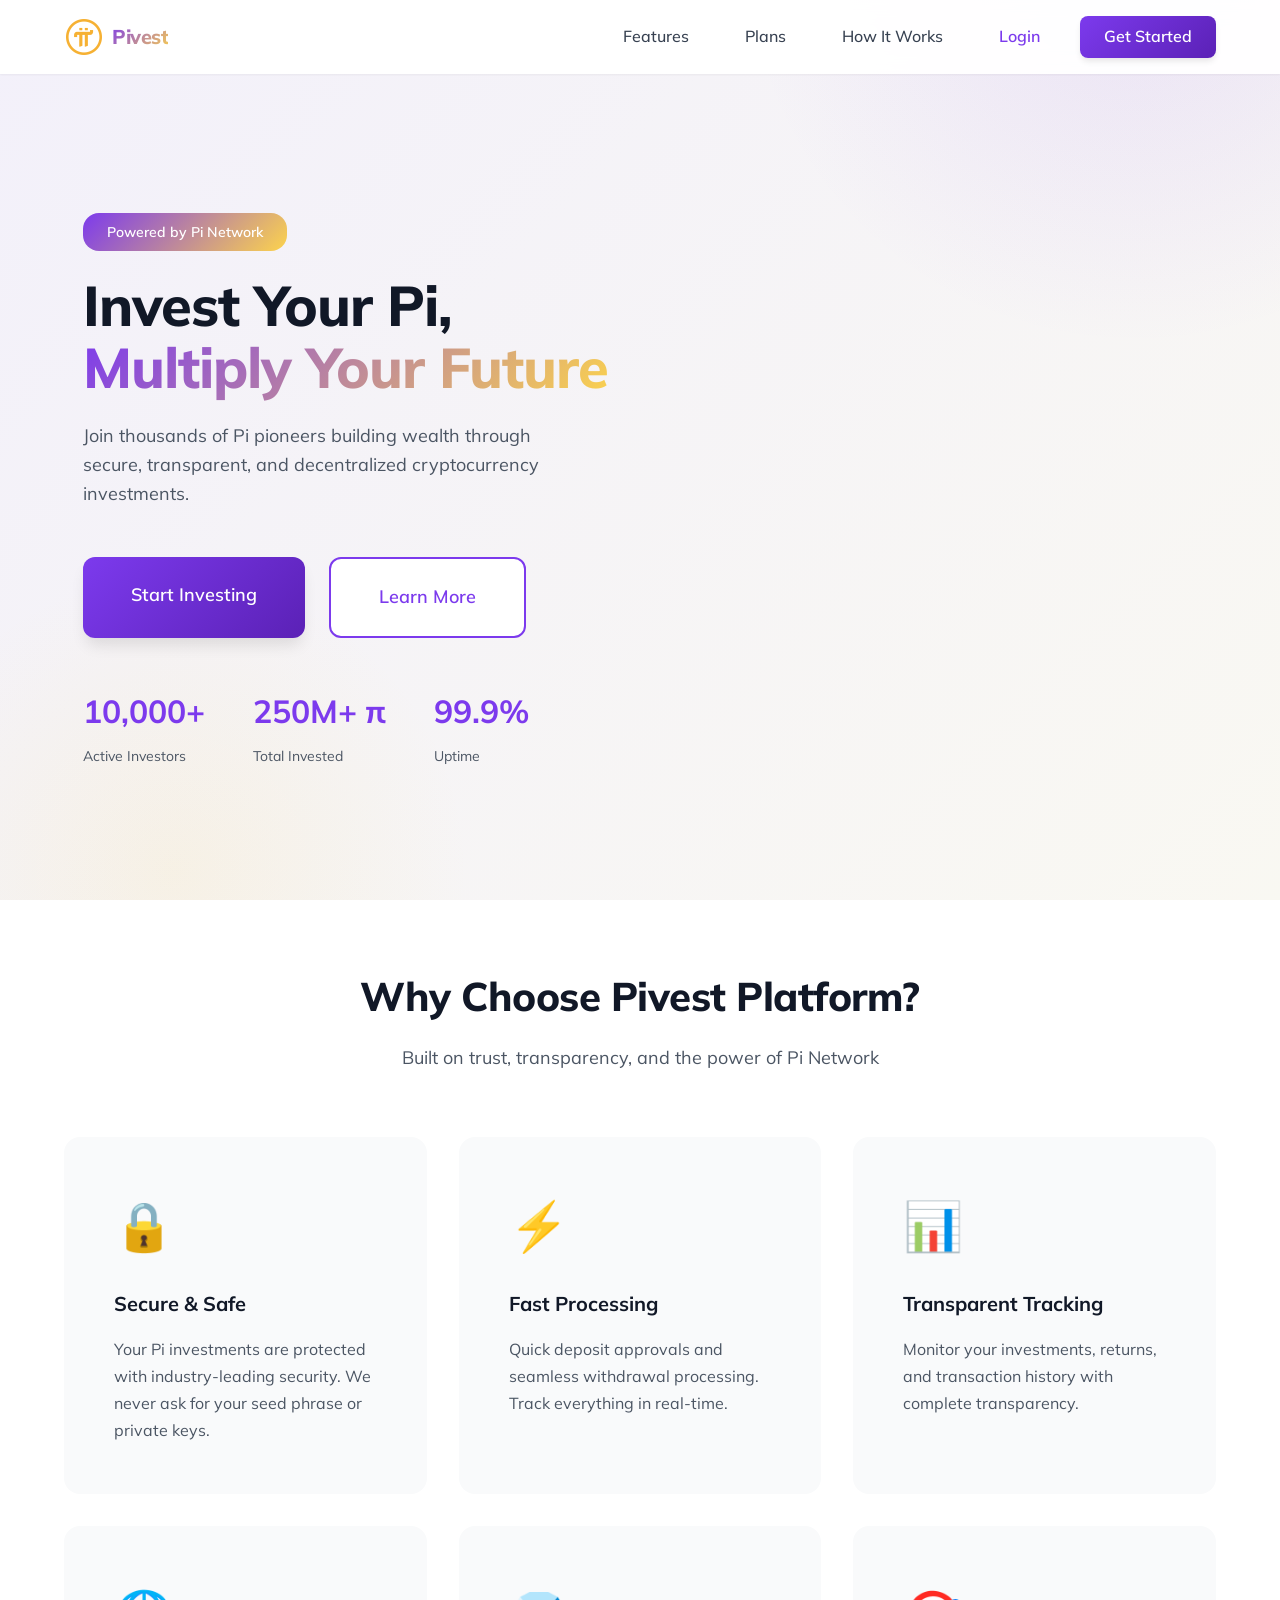
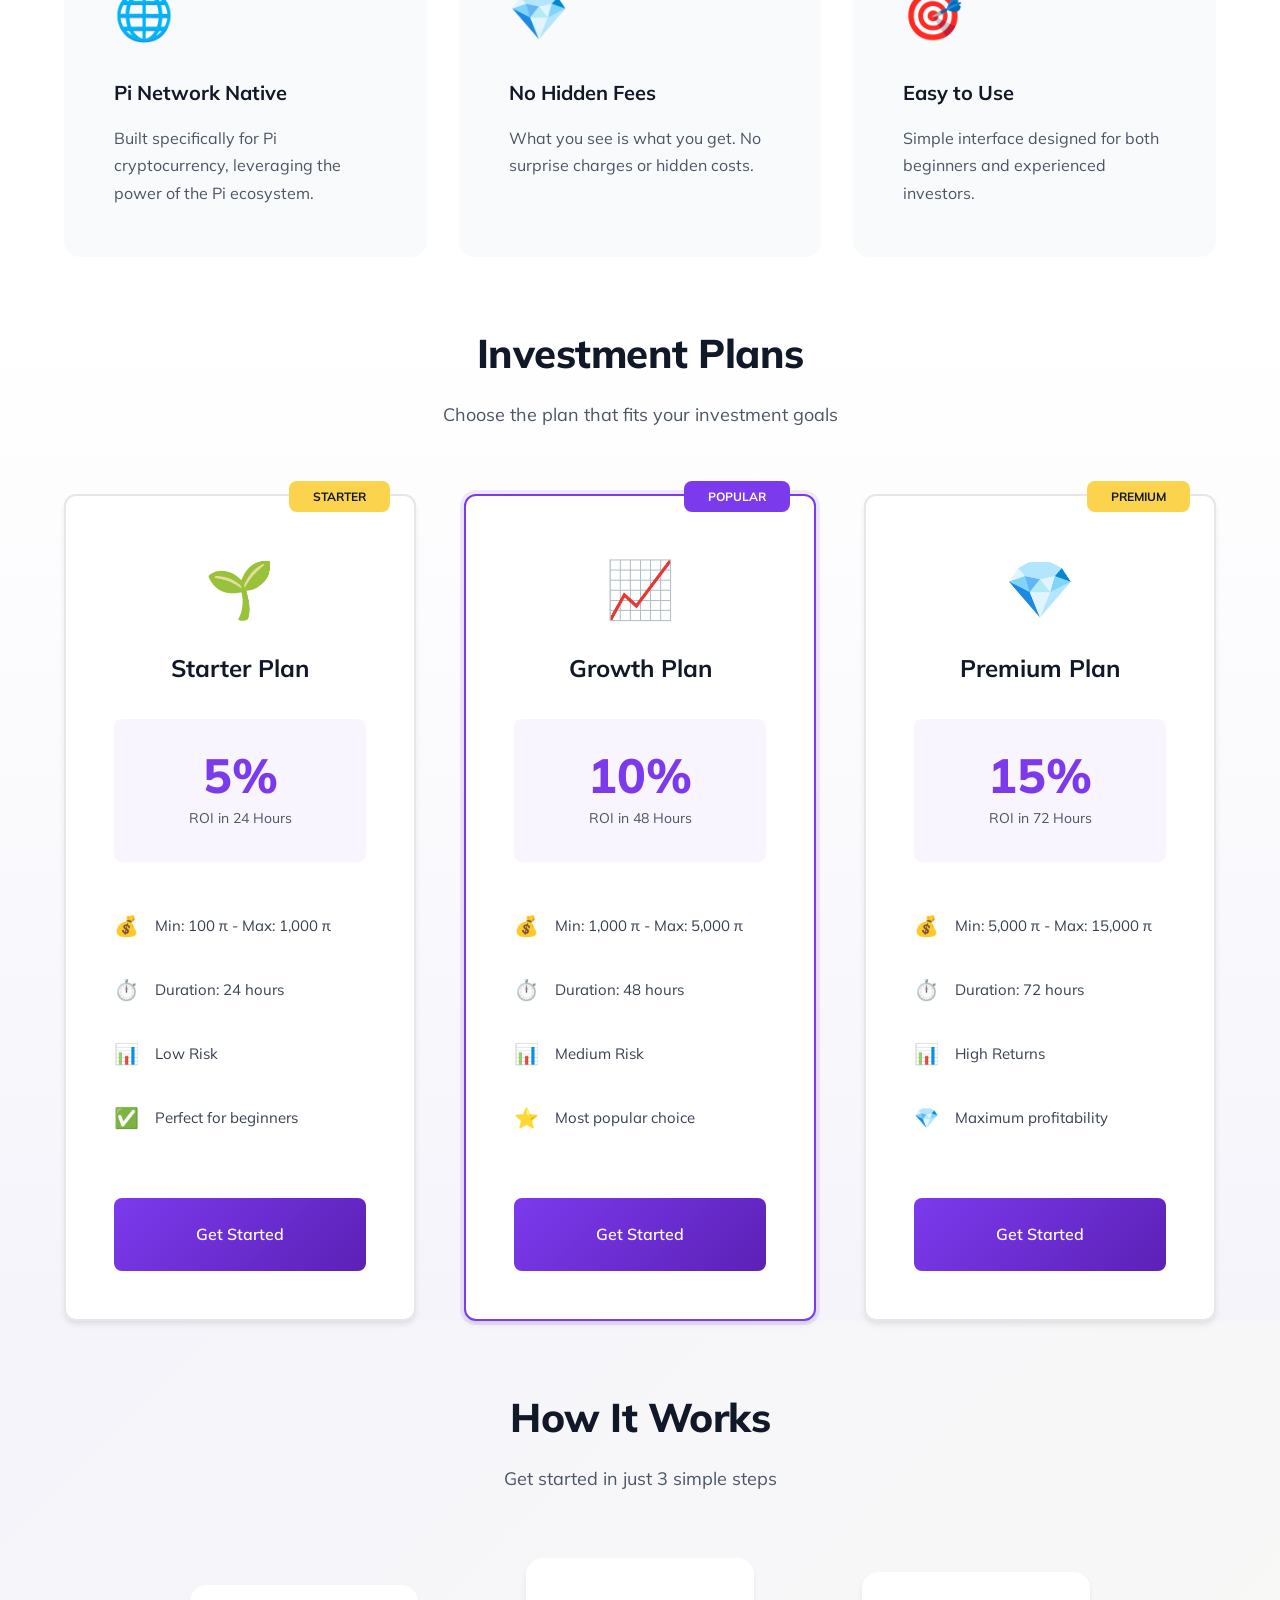
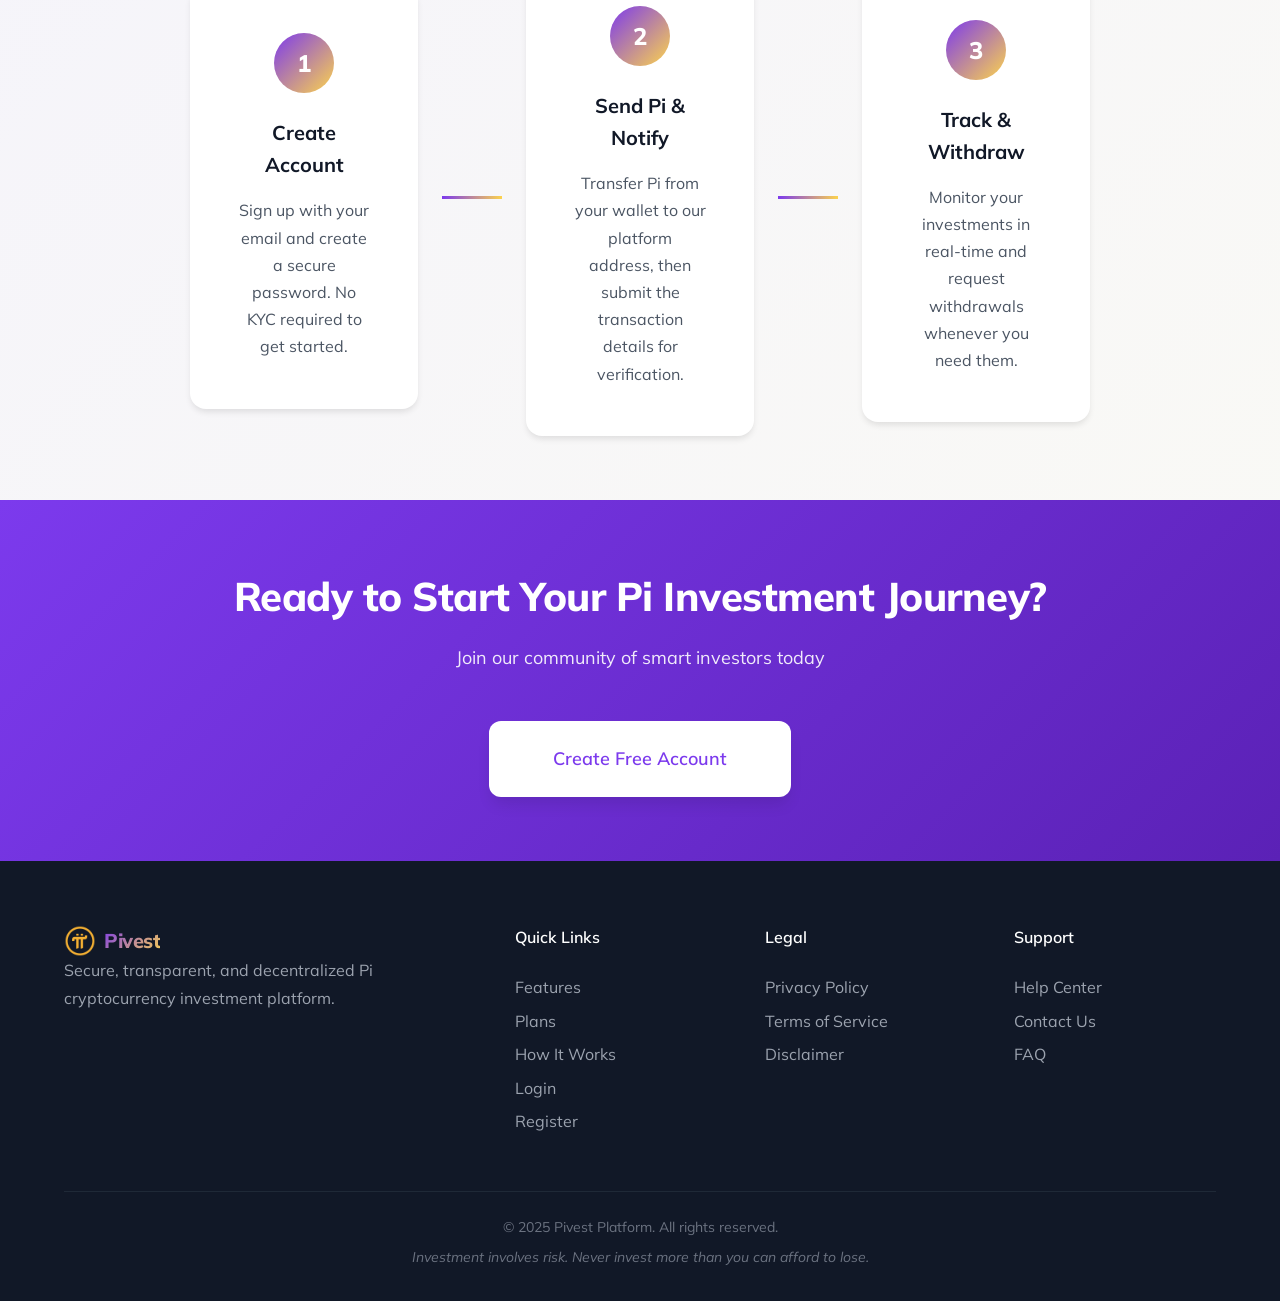
<file: index.html>
<!DOCTYPE html>
<html lang="en">
<head>
    <meta charset="UTF-8">
    <meta name="viewport" content="width=device-width, initial-scale=1.0">
    <title>Pi Investment Platform - Secure Your Future</title>
    <link rel="icon" type="image/png" href="pi.png">
    <link rel="stylesheet" href="styles.css">
    <link rel="preconnect" href="https://fonts.googleapis.com">
    <link rel="preconnect" href="https://fonts.gstatic.com" crossorigin>
    <link href="https://fonts.googleapis.com/css2?family=Orbitron:wght@400;500;700;900&family=Rubik:wght@300;400;500;600&display=swap" rel="stylesheet">
</head>
<body>
    <!-- Navigation -->
    <nav class="nav">
        <div class="container nav-container">
            <div class="logo">
                <img src="pi.png" alt="Pivest" width="40" height="40" style="border-radius: 50%;">
                <span class="logo-text">Pivest</span>
            </div>
            <div class="nav-links" id="navLinks">
                <a href="#features">Features</a>
                <a href="#plans">Plans</a>
                <a href="#how-it-works">How It Works</a>
                <a href="login.html" class="btn-login">Login</a>
                <a href="register.html" class="btn-primary">Get Started</a>
            </div>
            <button class="mobile-menu-btn" id="mobileMenuBtn">
                <span></span>
                <span></span>
                <span></span>
            </button>
        </div>
    </nav>

    <!-- Hero Section -->
    <section class="hero">
        <div class="hero-bg"></div>
        <div class="container hero-container">
            <div class="hero-content">
                <div class="badge">Powered by Pi Network</div>
                <h1 class="hero-title">
                    Invest Your Pi,<br/>
                    <span class="gradient-text">Multiply Your Future</span>
                </h1>
                <p class="hero-subtitle">
                    Join thousands of Pi pioneers building wealth through secure, transparent, 
                    and decentralized cryptocurrency investments.
                </p>
                <div class="hero-cta">
                    <a href="register.html" class="btn-hero-primary">Start Investing</a>
                    <a href="#how-it-works" class="btn-hero-secondary">Learn More</a>
                </div>
                <div class="hero-stats">
                    <div class="stat">
                        <div class="stat-value">10,000+</div>
                        <div class="stat-label">Active Investors</div>
                    </div>
                    <div class="stat">
                        <div class="stat-value">250M+ π</div>
                        <div class="stat-label">Total Invested</div>
                    </div>
                    <div class="stat">
                        <div class="stat-value">99.9%</div>
                        <div class="stat-label">Uptime</div>
                    </div>
                </div>
            </div>
    </section>

    <!-- Features Section -->
    <section id="features" class="features">
        <div class="container">
            <div class="section-header">
                <h2>Why Choose Pivest Platform?</h2>
                <p>Built on trust, transparency, and the power of Pi Network</p>
            </div>
            <div class="features-grid">
                <div class="feature-card">
                    <div class="feature-icon">🔒</div>
                    <h3>Secure & Safe</h3>
                    <p>Your Pi investments are protected with industry-leading security. We never ask for your seed phrase or private keys.</p>
                </div>
                <div class="feature-card">
                    <div class="feature-icon">⚡</div>
                    <h3>Fast Processing</h3>
                    <p>Quick deposit approvals and seamless withdrawal processing. Track everything in real-time.</p>
                </div>
                <div class="feature-card">
                    <div class="feature-icon">📊</div>
                    <h3>Transparent Tracking</h3>
                    <p>Monitor your investments, returns, and transaction history with complete transparency.</p>
                </div>
                <div class="feature-card">
                    <div class="feature-icon">🌐</div>
                    <h3>Pi Network Native</h3>
                    <p>Built specifically for Pi cryptocurrency, leveraging the power of the Pi ecosystem.</p>
                </div>
                <div class="feature-card">
                    <div class="feature-icon">💎</div>
                    <h3>No Hidden Fees</h3>
                    <p>What you see is what you get. No surprise charges or hidden costs.</p>
                </div>
                <div class="feature-card">
                    <div class="feature-icon">🎯</div>
                    <h3>Easy to Use</h3>
                    <p>Simple interface designed for both beginners and experienced investors.</p>
                </div>
            </div>
        </div>
    </section>

    <!-- Investment Plans Section -->
    <section id="plans" class="investment-plans-section">
        <div class="container">
            <div class="section-header">
                <h2>Investment Plans</h2>
                <p>Choose the plan that fits your investment goals</p>
            </div>
            <div class="plans-grid">
                <!-- Starter Plan -->
                <div class="plan-card">
                    <div class="plan-badge">STARTER</div>
                    <div class="plan-header">
                        <div class="plan-icon">🌱</div>
                        <h3>Starter Plan</h3>
                    </div>
                    <div class="plan-returns">
                        <span class="return-rate">5%</span>
                        <span class="return-label">ROI in 24 Hours</span>
                    </div>
                    <div class="plan-details">
                        <div class="detail-item">
                            <span class="detail-icon">💰</span>
                            <span>Min: 100 π - Max: 1,000 π</span>
                        </div>
                        <div class="detail-item">
                            <span class="detail-icon">⏱️</span>
                            <span>Duration: 24 hours</span>
                        </div>
                        <div class="detail-item">
                            <span class="detail-icon">📊</span>
                            <span>Low Risk</span>
                        </div>
                        <div class="detail-item">
                            <span class="detail-icon">✅</span>
                            <span>Perfect for beginners</span>
                        </div>
                    </div>
                    <a href="register.html" class="btn-plan">Get Started</a>
                </div>

                <!-- Growth Plan -->
                <div class="plan-card popular">
                    <div class="plan-badge">POPULAR</div>
                    <div class="plan-header">
                        <div class="plan-icon">📈</div>
                        <h3>Growth Plan</h3>
                    </div>
                    <div class="plan-returns">
                        <span class="return-rate">10%</span>
                        <span class="return-label">ROI in 48 Hours</span>
                    </div>
                    <div class="plan-details">
                        <div class="detail-item">
                            <span class="detail-icon">💰</span>
                            <span>Min: 1,000 π - Max: 5,000 π</span>
                        </div>
                        <div class="detail-item">
                            <span class="detail-icon">⏱️</span>
                            <span>Duration: 48 hours</span>
                        </div>
                        <div class="detail-item">
                            <span class="detail-icon">📊</span>
                            <span>Medium Risk</span>
                        </div>
                        <div class="detail-item">
                            <span class="detail-icon">⭐</span>
                            <span>Most popular choice</span>
                        </div>
                    </div>
                    <a href="register.html" class="btn-plan">Get Started</a>
                </div>

                <!-- Premium Plan -->
                <div class="plan-card">
                    <div class="plan-badge">PREMIUM</div>
                    <div class="plan-header">
                        <div class="plan-icon">💎</div>
                        <h3>Premium Plan</h3>
                    </div>
                    <div class="plan-returns">
                        <span class="return-rate">15%</span>
                        <span class="return-label">ROI in 72 Hours</span>
                    </div>
                    <div class="plan-details">
                        <div class="detail-item">
                            <span class="detail-icon">💰</span>
                            <span>Min: 5,000 π - Max: 15,000 π</span>
                        </div>
                        <div class="detail-item">
                            <span class="detail-icon">⏱️</span>
                            <span>Duration: 72 hours</span>
                        </div>
                        <div class="detail-item">
                            <span class="detail-icon">📊</span>
                            <span>High Returns</span>
                        </div>
                        <div class="detail-item">
                            <span class="detail-icon">💎</span>
                            <span>Maximum profitability</span>
                        </div>
                    </div>
                    <a href="register.html" class="btn-plan">Get Started</a>
                </div>
            </div>
        </div>
    </section>

    <!-- How It Works Section -->
    <section id="how-it-works" class="how-it-works">
        <div class="container">
            <div class="section-header">
                <h2>How It Works</h2>
                <p>Get started in just 3 simple steps</p>
            </div>
            <div class="steps">
                <div class="step">
                    <div class="step-number">1</div>
                    <div class="step-content">
                        <h3>Create Account</h3>
                        <p>Sign up with your email and create a secure password. No KYC required to get started.</p>
                    </div>
                </div>
                <div class="step-connector"></div>
                <div class="step">
                    <div class="step-number">2</div>
                    <div class="step-content">
                        <h3>Send Pi & Notify</h3>
                        <p>Transfer Pi from your wallet to our platform address, then submit the transaction details for verification.</p>
                    </div>
                </div>
                <div class="step-connector"></div>
                <div class="step">
                    <div class="step-number">3</div>
                    <div class="step-content">
                        <h3>Track & Withdraw</h3>
                        <p>Monitor your investments in real-time and request withdrawals whenever you need them.</p>
                    </div>
                </div>
            </div>
        </div>
    </section>

    <!-- CTA Section -->
    <section class="cta-section">
        <div class="container">
            <div class="cta-content">
                <h2>Ready to Start Your Pi Investment Journey?</h2>
                <p>Join our community of smart investors today</p>
                <a href="register.html" class="btn-cta">Create Free Account</a>
            </div>
        </div>
    </section>

    <!-- Footer -->
    <footer class="footer">
        <div class="container">
            <div class="footer-content">
                <div class="footer-section">
                    <div class="logo">
                        <img src="pi.png" alt="Pivest" width="32" height="32" style="border-radius: 50%;">
                        <span class="logo-text">Pivest</span>
                    </div>
                    <p>Secure, transparent, and decentralized Pi cryptocurrency investment platform.</p>
                </div>
                <div class="footer-section">
                    <h4>Quick Links</h4>
                    <a href="#features">Features</a>
                <a href="#plans">Plans</a>
                    <a href="#how-it-works">How It Works</a>
                    <a href="login.html">Login</a>
                    <a href="register.html">Register</a>
                </div>
                <div class="footer-section">
                    <h4>Legal</h4>
                    <a href="#">Privacy Policy</a>
                    <a href="#">Terms of Service</a>
                    <a href="#">Disclaimer</a>
                </div>
                <div class="footer-section">
                    <h4>Support</h4>
                    <a href="#">Help Center</a>
                    <a href="#">Contact Us</a>
                    <a href="#">FAQ</a>
                </div>
            </div>
            <div class="footer-bottom">
                <p>&copy; 2025 Pivest Platform. All rights reserved.</p>
                <p class="disclaimer">Investment involves risk. Never invest more than you can afford to lose.</p>
            </div>
        </div>
    </footer>

    <script src="main.js"></script>
</body>
</html>
</file>
<file: styles.css>
/* ===================================
   GOOGLE FONTS - PI NETWORK TYPOGRAPHY
   =================================== */
@import url('https://fonts.googleapis.com/css2?family=Mulish:wght@300;400;500;600;700;800;900&display=swap');

/* ===================================
   CSS VARIABLES & RESET
   =================================== */
:root {
    /* Pi Network Colors */
    --pi-purple: #7C3AED;
    --pi-purple-dark: #5B21B6;
    --pi-purple-light: #A78BFA;
    --pi-gold: #FCD34D;
    --pi-gold-dark: #F59E0B;
    
    /* Grayscale */
    --white: #FFFFFF;
    --gray-50: #F9FAFB;
    --gray-100: #F3F4F6;
    --gray-200: #E5E7EB;
    --gray-300: #D1D5DB;
    --gray-400: #9CA3AF;
    --gray-500: #6B7280;
    --gray-600: #4B5563;
    --gray-700: #374151;
    --gray-800: #1F2937;
    --gray-900: #111827;
    
    /* Semantic Colors */
    --success: #10B981;
    --error: #EF4444;
    --warning: #F59E0B;
    --info: #3B82F6;
    
    /* Spacing */
    --spacing-xs: 0.5rem;
    --spacing-sm: 1rem;
    --spacing-md: 1.5rem;
    --spacing-lg: 2rem;
    --spacing-xl: 3rem;
    --spacing-2xl: 4rem;
    
    /* Border Radius */
    --radius-sm: 0.375rem;
    --radius-md: 0.5rem;
    --radius-lg: 0.75rem;
    --radius-xl: 1rem;
    --radius-2xl: 1.5rem;
    
    /* Shadows */
    --shadow-sm: 0 1px 2px 0 rgba(0, 0, 0, 0.05);
    --shadow-md: 0 4px 6px -1px rgba(0, 0, 0, 0.1);
    --shadow-lg: 0 10px 15px -3px rgba(0, 0, 0, 0.1);
    --shadow-xl: 0 20px 25px -5px rgba(0, 0, 0, 0.1);
    --shadow-2xl: 0 25px 50px -12px rgba(0, 0, 0, 0.25);
    
    /* Transitions */
    --transition-fast: 200ms cubic-bezier(0.4, 0, 0.2, 1);
    --transition-normal: 350ms cubic-bezier(0.4, 0, 0.2, 1);
    --transition-slow: 500ms cubic-bezier(0.4, 0, 0.2, 1);
}

* {
    margin: 0;
    padding: 0;
    box-sizing: border-box;
}

body {
    font-family: 'Mulish', -apple-system, BlinkMacSystemFont, sans-serif;
    background: var(--gray-50);
    color: var(--gray-900);
    line-height: 1.6;
    overflow-x: hidden;
    -webkit-font-smoothing: antialiased;
    -moz-osx-font-smoothing: grayscale;
}

.container {
    max-width: 1200px;
    margin: 0 auto;
    padding: 0 var(--spacing-md);
}

img {
    max-width: 100%;
    height: auto;
}

a {
    text-decoration: none;
    color: inherit;
}

/* ===================================
   NAVIGATION
   =================================== */
.nav {
    position: fixed;
    top: 0;
    left: 0;
    right: 0;
    background: rgba(255, 255, 255, 0.95);
    backdrop-filter: blur(10px);
    box-shadow: var(--shadow-sm);
    z-index: 1000;
    transition: var(--transition-normal);
}

.nav-container {
    display: flex;
    justify-content: space-between;
    align-items: center;
    padding: var(--spacing-sm) var(--spacing-md);
}

.logo {
    display: flex;
    align-items: center;
    gap: var(--spacing-xs);
}

.logo-text {
    font-family: 'Mulish', sans-serif;
    font-size: 1.25rem;
    font-weight: 800;
    background: linear-gradient(135deg, var(--pi-purple), var(--pi-gold));
    -webkit-background-clip: text;
    -webkit-text-fill-color: transparent;
    background-clip: text;
    letter-spacing: -0.5px;
}

.nav-links {
    display: flex;
    align-items: center;
    gap: var(--spacing-md);
}

.nav-links a {
    font-weight: 500;
    color: var(--gray-700);
    transition: var(--transition-fast);
    padding: var(--spacing-xs) var(--spacing-sm);
    border-radius: var(--radius-md);
}

.nav-links a:hover {
    color: var(--pi-purple);
    background: var(--gray-100);
}

.btn-login {
    color: var(--pi-purple) !important;
    font-weight: 600 !important;
}

.btn-primary {
    background: linear-gradient(135deg, var(--pi-purple), var(--pi-purple-dark));
    color: var(--white) !important;
    padding: var(--spacing-xs) var(--spacing-md) !important;
    border-radius: var(--radius-lg);
    font-weight: 600 !important;
    box-shadow: var(--shadow-md);
    transition: var(--transition-normal);
}

.btn-primary:hover {
    transform: translateY(-2px);
    box-shadow: var(--shadow-lg);
}

.mobile-menu-btn {
    display: none;
    flex-direction: column;
    gap: 4px;
    background: none;
    border: none;
    cursor: pointer;
    padding: var(--spacing-xs);
}

.mobile-menu-btn span {
    width: 24px;
    height: 3px;
    background: var(--gray-700);
    border-radius: 2px;
    transition: var(--transition-fast);
}

/* ===================================
   HERO SECTION
   =================================== */
.hero {
    position: relative;
    min-height: 100vh;
    display: flex;
    align-items: center;
    padding-top: 80px;
    overflow: hidden;
}

.hero-bg {
    position: absolute;
    top: 0;
    left: 0;
    right: 0;
    bottom: 0;
    background: linear-gradient(135deg, 
        rgba(124, 58, 237, 0.05) 0%, 
        rgba(252, 211, 77, 0.05) 100%);
    z-index: -1;
}

.hero-bg::before {
    content: '';
    position: absolute;
    top: -50%;
    right: -20%;
    width: 800px;
    height: 800px;
    background: radial-gradient(circle, rgba(124, 58, 237, 0.1) 0%, transparent 70%);
    border-radius: 50%;
    animation: float 20s ease-in-out infinite;
}

.hero-bg::after {
    content: '';
    position: absolute;
    bottom: -30%;
    left: -10%;
    width: 600px;
    height: 600px;
    background: radial-gradient(circle, rgba(252, 211, 77, 0.1) 0%, transparent 70%);
    border-radius: 50%;
    animation: float 15s ease-in-out infinite reverse;
}

@keyframes float {
    0%, 100% { transform: translate(0, 0); }
    50% { transform: translate(30px, -30px); }
}

.hero-container {
    display: grid;
    grid-template-columns: 1fr 1fr;
    gap: var(--spacing-2xl);
    align-items: center;
}

.hero-content {
    animation: fadeInUp 0.8s ease;
}

@keyframes fadeInUp {
    from {
        opacity: 0;
        transform: translateY(30px);
    }
    to {
        opacity: 1;
        transform: translateY(0);
    }
}

.badge {
    display: inline-block;
    background: linear-gradient(135deg, var(--pi-purple), var(--pi-gold));
    color: var(--white);
    padding: var(--spacing-xs) var(--spacing-md);
    border-radius: var(--radius-xl);
    font-size: 0.875rem;
    font-weight: 600;
    margin-bottom: var(--spacing-md);
    animation: pulse 2s ease-in-out infinite;
}

@keyframes pulse {
    0%, 100% { transform: scale(1); }
    50% { transform: scale(1.05); }
}

.hero-title {
    font-family: 'Mulish', sans-serif;
    font-size: 3.5rem;
    font-weight: 800;
    line-height: 1.1;
    margin-bottom: var(--spacing-md);
    color: var(--gray-900);
    letter-spacing: -1px;
}

.gradient-text {
    background: linear-gradient(135deg, var(--pi-purple), var(--pi-gold));
    -webkit-background-clip: text;
    -webkit-text-fill-color: transparent;
    background-clip: text;
}

.hero-subtitle {
    font-size: 1.125rem;
    color: var(--gray-600);
    margin-bottom: var(--spacing-xl);
    max-width: 500px;
}

.hero-cta {
    display: flex;
    gap: var(--spacing-md);
    margin-bottom: var(--spacing-xl);
}

.btn-hero-primary {
    background: linear-gradient(135deg, var(--pi-purple), var(--pi-purple-dark));
    color: var(--white);
    padding: var(--spacing-md) var(--spacing-xl);
    border-radius: var(--radius-lg);
    font-weight: 600;
    font-size: 1.125rem;
    box-shadow: var(--shadow-lg);
    transition: var(--transition-normal);
    display: inline-block;
}

.btn-hero-primary:hover {
    transform: translateY(-3px);
    box-shadow: var(--shadow-xl);
}

.btn-hero-secondary {
    background: var(--white);
    color: var(--pi-purple);
    padding: var(--spacing-md) var(--spacing-xl);
    border-radius: var(--radius-lg);
    font-weight: 600;
    font-size: 1.125rem;
    border: 2px solid var(--pi-purple);
    transition: var(--transition-normal);
    display: inline-block;
}

.btn-hero-secondary:hover {
    background: var(--pi-purple);
    color: var(--white);
    transform: translateY(-3px);
}

.hero-stats {
    display: flex;
    gap: var(--spacing-xl);
}

.stat {
    text-align: left;
}

.stat-value {
    font-family: 'Mulish', sans-serif;
    font-size: 2rem;
    font-weight: 700;
    color: var(--pi-purple);
}

.stat-label {
    font-size: 0.875rem;
    color: var(--gray-600);
    margin-top: var(--spacing-xs);
}

.hero-visual {
    position: relative;
    height: 500px;
}

.floating-card {
    position: absolute;
    background: var(--white);
    padding: var(--spacing-md) var(--spacing-lg);
    border-radius: var(--radius-xl);
    box-shadow: var(--shadow-xl);
    display: flex;
    align-items: center;
    gap: var(--spacing-sm);
    animation: floatCard 3s ease-in-out infinite;
}

.floating-card.card-1 {
    top: 10%;
    right: 20%;
    animation-delay: 0s;
}

.floating-card.card-2 {
    top: 45%;
    right: 5%;
    animation-delay: 1s;
}

.floating-card.card-3 {
    bottom: 15%;
    right: 30%;
    animation-delay: 2s;
}

@keyframes floatCard {
    0%, 100% { transform: translateY(0); }
    50% { transform: translateY(-20px); }
}

.card-icon {
    font-size: 2rem;
}

.card-text {
    font-weight: 600;
    color: var(--gray-700);
}

/* ===================================
   FEATURES SECTION
   =================================== */
.features {
    padding: var(--spacing-2xl) 0;
    background: var(--white);
}

.section-header {
    text-align: center;
    margin-bottom: var(--spacing-2xl);
}

.section-header h2 {
    font-family: 'Mulish', sans-serif;
    font-size: 2.5rem;
    font-weight: 800;
    color: var(--gray-900);
    margin-bottom: var(--spacing-sm);
    letter-spacing: -0.5px;
}

.section-header p {
    font-size: 1.125rem;
    color: var(--gray-600);
}

.features-grid {
    display: grid;
    grid-template-columns: repeat(3, 1fr);
    gap: var(--spacing-lg);
}

.feature-card {
    background: var(--gray-50);
    padding: var(--spacing-xl);
    border-radius: var(--radius-xl);
    transition: var(--transition-normal);
    border: 2px solid transparent;
}

.feature-card:hover {
    transform: translateY(-5px);
    border-color: var(--pi-purple);
    box-shadow: var(--shadow-lg);
}

.feature-icon {
    font-size: 3rem;
    margin-bottom: var(--spacing-md);
}

.feature-card h3 {
    font-family: 'Mulish', sans-serif;
    font-size: 1.25rem;
    font-weight: 700;
    color: var(--gray-900);
    margin-bottom: var(--spacing-sm);
}

.feature-card p {
    color: var(--gray-600);
    line-height: 1.7;
}

/* ===================================
   HOW IT WORKS SECTION
   =================================== */
.how-it-works {
    padding: var(--spacing-2xl) 0;
    background: linear-gradient(135deg, 
        rgba(124, 58, 237, 0.03) 0%, 
        rgba(252, 211, 77, 0.03) 100%);
}

.steps {
    display: flex;
    align-items: center;
    justify-content: center;
    gap: var(--spacing-md);
    max-width: 900px;
    margin: 0 auto;
}

.step {
    flex: 1;
    background: var(--white);
    padding: var(--spacing-xl);
    border-radius: var(--radius-xl);
    box-shadow: var(--shadow-md);
    text-align: center;
    transition: var(--transition-normal);
}

.step:hover {
    transform: scale(1.05);
    box-shadow: var(--shadow-xl);
}

.step-number {
    width: 60px;
    height: 60px;
    background: linear-gradient(135deg, var(--pi-purple), var(--pi-gold));
    color: var(--white);
    border-radius: 50%;
    display: flex;
    align-items: center;
    justify-content: center;
    font-family: 'Mulish', sans-serif;
    font-size: 1.5rem;
    font-weight: 800;
    margin: 0 auto var(--spacing-md);
}

.step-content h3 {
    font-family: 'Mulish', sans-serif;
    font-size: 1.25rem;
    font-weight: 700;
    color: var(--gray-900);
    margin-bottom: var(--spacing-sm);
}

.step-content p {
    color: var(--gray-600);
    line-height: 1.7;
}

.step-connector {
    width: 60px;
    height: 3px;
    background: linear-gradient(90deg, var(--pi-purple), var(--pi-gold));
    flex-shrink: 0;
}

/* ===================================
   CTA SECTION
   =================================== */
.cta-section {
    padding: var(--spacing-2xl) 0;
    background: linear-gradient(135deg, var(--pi-purple), var(--pi-purple-dark));
    color: var(--white);
}

.cta-content {
    text-align: center;
}

.cta-content h2 {
    font-family: 'Mulish', sans-serif;
    font-size: 2.5rem;
    font-weight: 800;
    margin-bottom: var(--spacing-sm);
    letter-spacing: -0.5px;
}

.cta-content p {
    font-size: 1.125rem;
    margin-bottom: var(--spacing-xl);
    opacity: 0.9;
}

.btn-cta {
    background: var(--white);
    color: var(--pi-purple);
    padding: var(--spacing-md) var(--spacing-2xl);
    border-radius: var(--radius-lg);
    font-weight: 600;
    font-size: 1.125rem;
    display: inline-block;
    transition: var(--transition-normal);
    box-shadow: var(--shadow-lg);
}

.btn-cta:hover {
    transform: translateY(-3px);
    box-shadow: var(--shadow-xl);
}

/* ===================================
   FOOTER
   =================================== */
.footer {
    background: var(--gray-900);
    color: var(--gray-300);
    padding: var(--spacing-2xl) 0 var(--spacing-lg);
}

.footer-content {
    display: grid;
    grid-template-columns: 2fr 1fr 1fr 1fr;
    gap: var(--spacing-xl);
    margin-bottom: var(--spacing-xl);
}

.footer-section h4 {
    color: var(--white);
    font-weight: 600;
    margin-bottom: var(--spacing-md);
}

.footer-section a {
    display: block;
    color: var(--gray-400);
    margin-bottom: var(--spacing-xs);
    transition: var(--transition-fast);
}

.footer-section a:hover {
    color: var(--pi-gold);
}

.footer-section p {
    color: var(--gray-400);
    line-height: 1.7;
}

.footer-bottom {
    border-top: 1px solid var(--gray-800);
    padding-top: var(--spacing-md);
    text-align: center;
}

.footer-bottom p {
    color: var(--gray-500);
    font-size: 0.875rem;
}

.disclaimer {
    margin-top: var(--spacing-xs);
    font-style: italic;
}

/* ===================================
   RESPONSIVE DESIGN
   =================================== */
@media (max-width: 1024px) {
    .hero-title {
        font-size: 2.5rem;
    }
    
    .features-grid {
        grid-template-columns: repeat(2, 1fr);
    }
    
    .footer-content {
        grid-template-columns: 1fr 1fr;
    }
}

@media (max-width: 768px) {
    .nav-links {
        display: none;
        position: absolute;
        top: 100%;
        left: 0;
        right: 0;
        background: var(--white);
        flex-direction: column;
        padding: var(--spacing-md);
        box-shadow: var(--shadow-lg);
    }
    
    .nav-links.active {
        display: flex;
    }
    
    .mobile-menu-btn {
        display: flex;
    }
    
    .hero-container {
        grid-template-columns: 1fr;
    }
    
    .hero-visual {
        display: none;
    }
    
    .hero-title {
        font-size: 2rem;
    }
    
    .hero-cta {
        flex-direction: column;
    }
    
    .hero-stats {
        flex-direction: column;
        gap: var(--spacing-md);
    }
    
    .features-grid {
        grid-template-columns: 1fr;
    }
    
    .steps {
        flex-direction: column;
    }
    
    .step-connector {
        width: 3px;
        height: 40px;
        background: linear-gradient(180deg, var(--pi-purple), var(--pi-gold));
    }
    
    .footer-content {
        grid-template-columns: 1fr;
    }
}
/* Logo Image Styling */
.logo img {
    object-fit: cover;
    display: block;
}

.logo-large img {
    object-fit: cover;
    display: block;
}
/* ===================================
   INVESTMENT PLANS SECTION (Homepage)
   =================================== */
.investment-plans-section {
    padding: var(--spacing-4xl) 0;
    background: linear-gradient(180deg, 
        var(--white) 0%, 
        rgba(124, 58, 237, 0.03) 100%);
}

.investment-plans-section .plans-grid {
    display: grid;
    grid-template-columns: repeat(3, 1fr);
    gap: var(--spacing-xl);
    margin-top: var(--spacing-2xl);
}

.investment-plans-section .plan-card {
    background: var(--white);
    border-radius: var(--radius-lg);
    padding: var(--spacing-xl);
    box-shadow: var(--shadow-md);
    position: relative;
    transition: var(--transition-normal);
    border: 2px solid var(--gray-200);
}

.investment-plans-section .plan-card:hover {
    transform: translateY(-8px);
    box-shadow: var(--shadow-xl);
}

.investment-plans-section .plan-card.popular {
    border-color: var(--pi-purple);
    box-shadow: 0 0 0 4px rgba(124, 58, 237, 0.1), var(--shadow-md);
}

.investment-plans-section .plan-badge {
    position: absolute;
    top: -15px;
    right: var(--spacing-md);
    background: var(--pi-gold);
    color: var(--gray-900);
    padding: 6px var(--spacing-md);
    border-radius: var(--radius-md);
    font-size: 0.75rem;
    font-weight: 700;
    text-transform: uppercase;
}

.investment-plans-section .plan-card.popular .plan-badge {
    background: var(--pi-purple);
    color: var(--white);
}

.investment-plans-section .plan-header {
    text-align: center;
    margin-bottom: var(--spacing-lg);
}

.investment-plans-section .plan-icon {
    font-size: 3.5rem;
    margin-bottom: var(--spacing-sm);
}

.investment-plans-section .plan-header h3 {
    font-family: 'Mulish', sans-serif;
    font-size: 1.5rem;
    font-weight: 700;
    color: var(--gray-900);
    margin-bottom: 0;
}

.investment-plans-section .plan-returns {
    text-align: center;
    padding: var(--spacing-lg);
    background: rgba(124, 58, 237, 0.05);
    border-radius: var(--radius-md);
    margin-bottom: var(--spacing-lg);
}

.investment-plans-section .return-rate {
    display: block;
    font-family: 'Mulish', sans-serif;
    font-size: 3rem;
    font-weight: 800;
    color: var(--pi-purple);
    line-height: 1;
}

.investment-plans-section .return-label {
    display: block;
    color: var(--gray-600);
    font-size: 0.875rem;
    margin-top: var(--spacing-xs);
}

.investment-plans-section .plan-details {
    margin-bottom: var(--spacing-xl);
}

.investment-plans-section .detail-item {
    display: flex;
    align-items: center;
    gap: var(--spacing-sm);
    padding: var(--spacing-sm) 0;
    color: var(--gray-700);
    font-size: 0.9375rem;
}

.investment-plans-section .detail-icon {
    font-size: 1.25rem;
}

.investment-plans-section .btn-plan {
    display: block;
    width: 100%;
    padding: var(--spacing-md);
    background: linear-gradient(135deg, var(--pi-purple), var(--pi-purple-dark));
    color: var(--white);
    border: none;
    border-radius: var(--radius-md);
    font-weight: 600;
    text-align: center;
    cursor: pointer;
    transition: var(--transition-fast);
    text-decoration: none;
}

.investment-plans-section .btn-plan:hover {
    transform: translateY(-2px);
    box-shadow: var(--shadow-md);
}

@media (max-width: 1024px) {
    .investment-plans-section .plans-grid {
        grid-template-columns: 1fr;
        max-width: 450px;
        margin-left: auto;
        margin-right: auto;
    }
}
</file>
